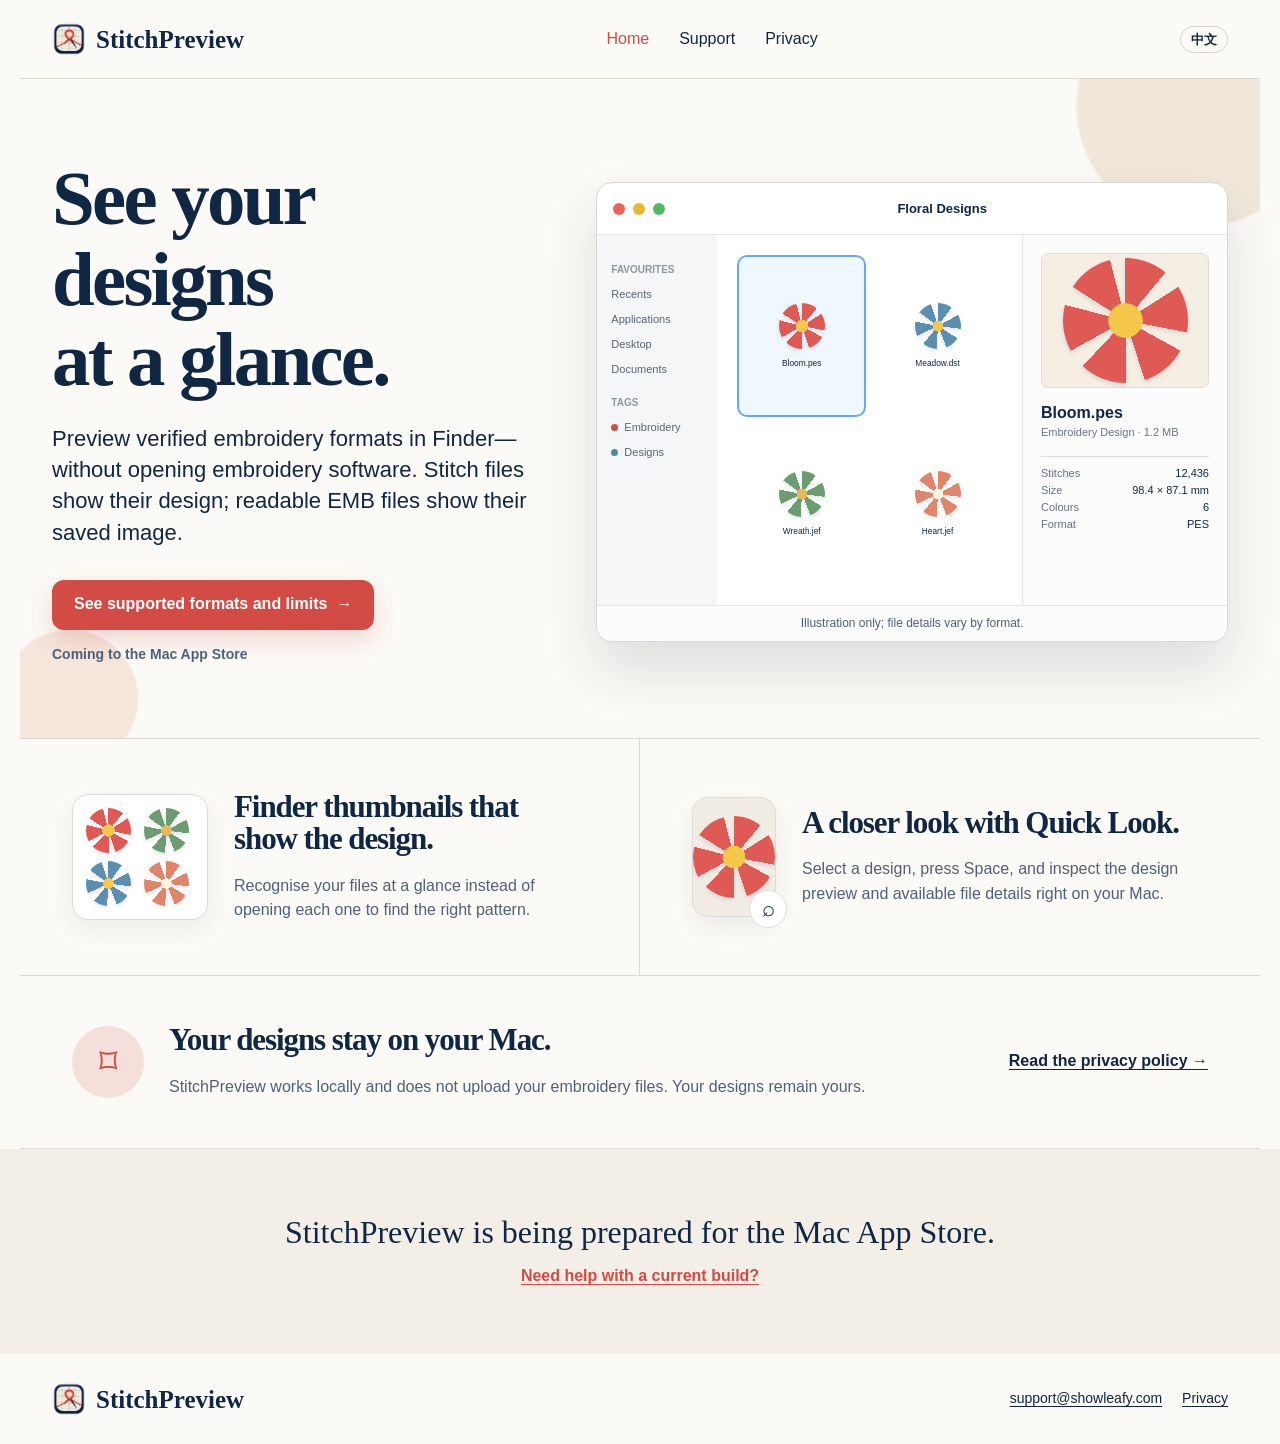
<file: web/index.html>
<!doctype html>
<html lang="en">
  <head>
    <meta charset="utf-8">
    <meta name="viewport" content="width=device-width, initial-scale=1">
    <meta name="description" content="StitchPreview previews verified embroidery formats in Finder and Quick Look on Apple Silicon Macs.">
    <title>StitchPreview — embroidery previews for Mac</title>
    <link rel="icon" href="assets/stitchpreview-app-icon.png">
    <link rel="stylesheet" href="styles.css">
    <script defer src="language-toggle.js" data-i18n="languageRuntime"></script>
  </head>
  <body>
    <header class="site-header"><a class="brand" href="./" aria-label="StitchPreview home"><img src="assets/stitchpreview-app-icon.png" alt=""><span>StitchPreview</span></a><nav aria-label="Main navigation"><a aria-current="page" href="./">Home</a><a href="support/">Support</a><a href="privacy/">Privacy</a></nav></header>
    <main>
      <section class="hero"><div class="hero-copy"><h1>See your designs<br>at a glance.</h1><p>Preview verified embroidery formats in Finder—without opening embroidery software. Stitch files show their design; readable EMB files show their saved image.</p><div class="actions"><a class="button" href="support/">See supported formats and limits <span aria-hidden="true">→</span></a><span class="availability-label">Coming to the Mac App Store</span></div></div><div class="preview-window" aria-label="Illustration of an embroidery file preview"><div class="window-top"><span></span><span></span><span></span><strong>Floral Designs</strong></div><div class="window-body"><aside><b>Favourites</b><span>Recents</span><span>Applications</span><span>Desktop</span><span>Documents</span><b>Tags</b><span class="tag coral">Embroidery</span><span class="tag teal">Designs</span></aside><div class="file-grid"><div class="file selected"><i class="flower red"></i><small>Bloom.pes</small></div><div class="file"><i class="flower blue"></i><small>Meadow.dst</small></div><div class="file"><i class="flower green"></i><small>Wreath.jef</small></div><div class="file"><i class="flower coral"></i><small>Heart.jef</small></div></div><section class="inspector"><div class="fabric"><i class="flower red large"></i></div><h2>Bloom.pes</h2><p>Embroidery Design · 1.2 MB</p><dl><div><dt>Stitches</dt><dd>12,436</dd></div><div><dt>Size</dt><dd>98.4 × 87.1 mm</dd></div><div><dt>Colours</dt><dd>6</dd></div><div><dt>Format</dt><dd>PES</dd></div></dl></section></div><p class="illustration-note">Illustration only; file details vary by format.</p></div></section>
      <section class="feature-pair" aria-label="StitchPreview features"><article><div class="mini-files"><i class="flower red"></i><i class="flower green"></i><i class="flower blue"></i><i class="flower coral"></i></div><div><h2>Finder thumbnails that show the design.</h2><p>Recognise your files at a glance instead of opening each one to find the right pattern.</p></div></article><article><div class="quicklook"><i class="flower red large"></i><span>⌕</span></div><div><h2>A closer look with Quick Look.</h2><p>Select a design, press Space, and inspect the design preview and available file details right on your Mac.</p></div></article></section>
      <section class="privacy-band"><div class="lock" aria-hidden="true">⌑</div><div><h2>Your designs stay on your Mac.</h2><p>StitchPreview works locally and does not upload your embroidery files. Your designs remain yours.</p></div><a class="text-link" href="privacy/">Read the privacy policy <span aria-hidden="true">→</span></a></section>
      <section class="availability" id="availability"><p>StitchPreview is being prepared for the Mac App Store.</p><a href="support/">Need help with a current build?</a></section>
    </main>
    <footer><a class="brand" href="./"><img src="assets/stitchpreview-app-icon.png" alt=""><span>StitchPreview</span></a><div><a href="mailto:support@showleafy.com">support@showleafy.com</a><a href="privacy/">Privacy</a></div></footer>
  </body>
</html>
</file>
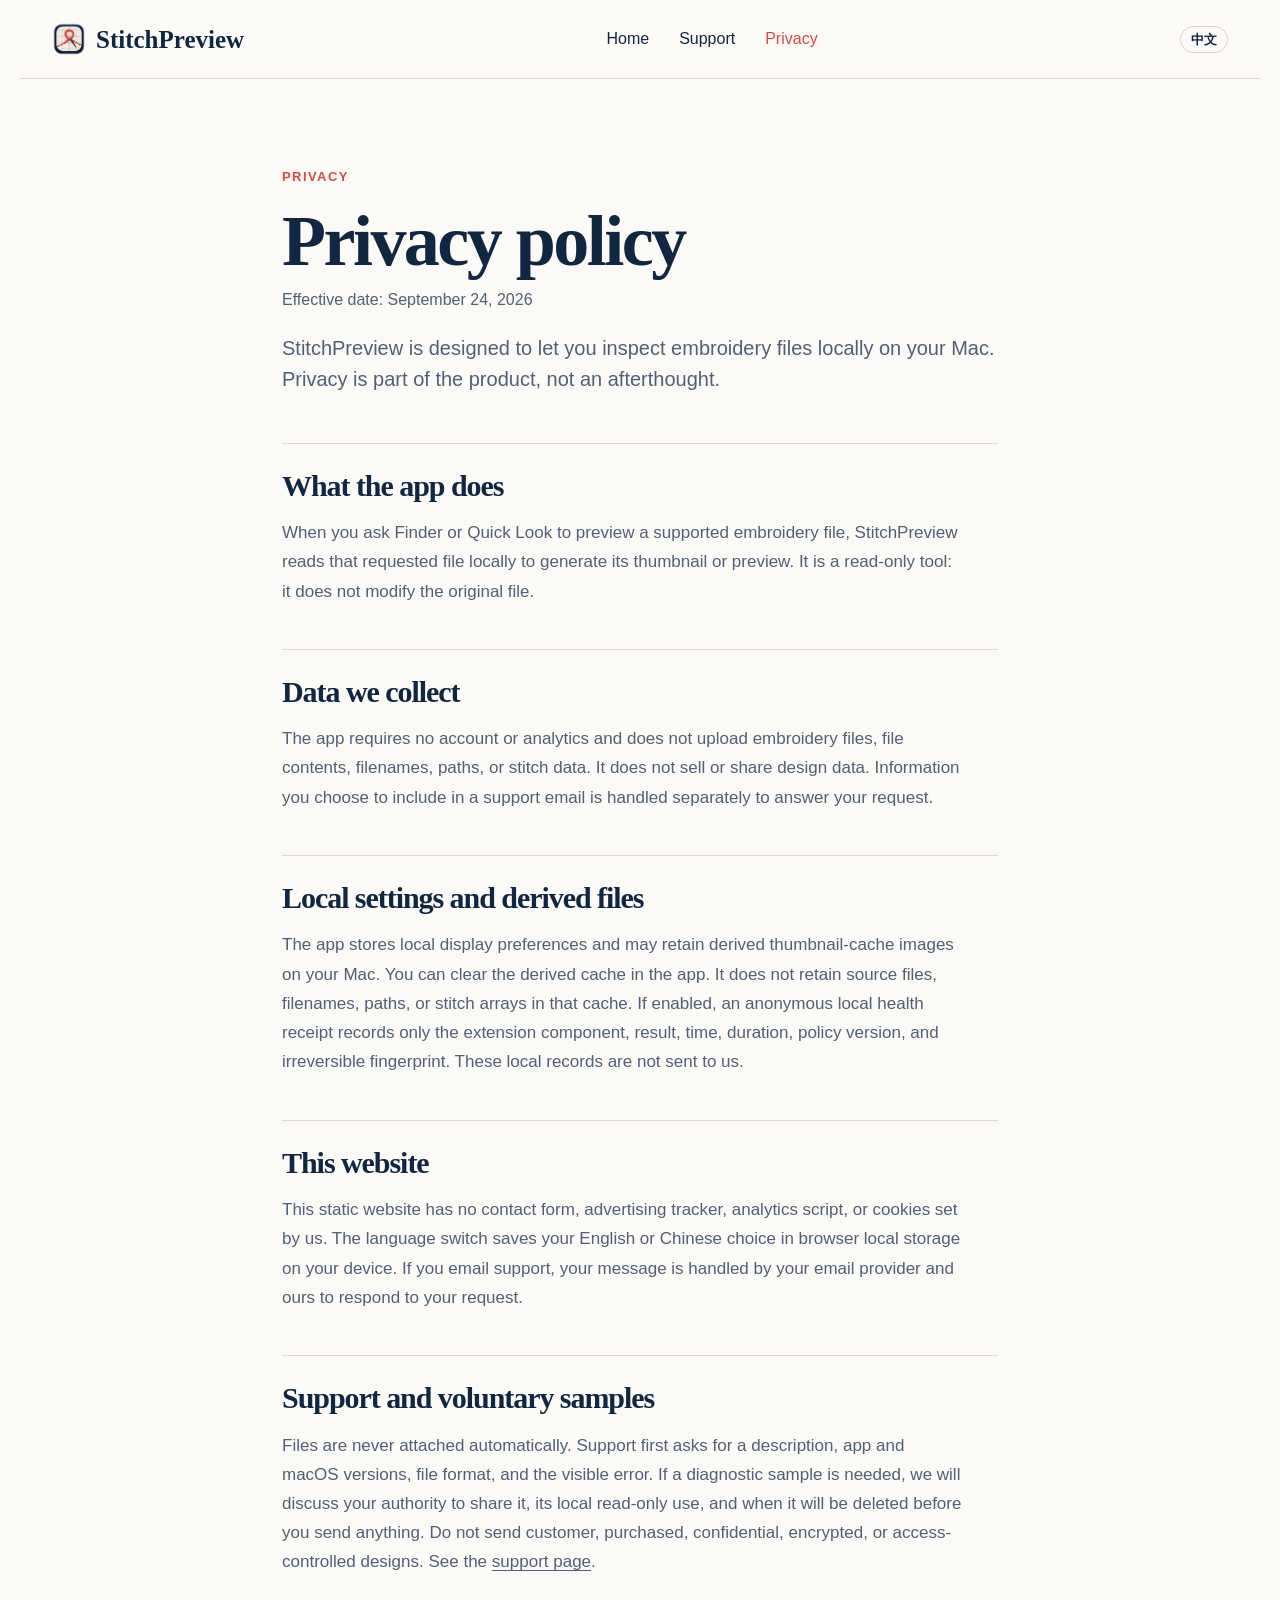
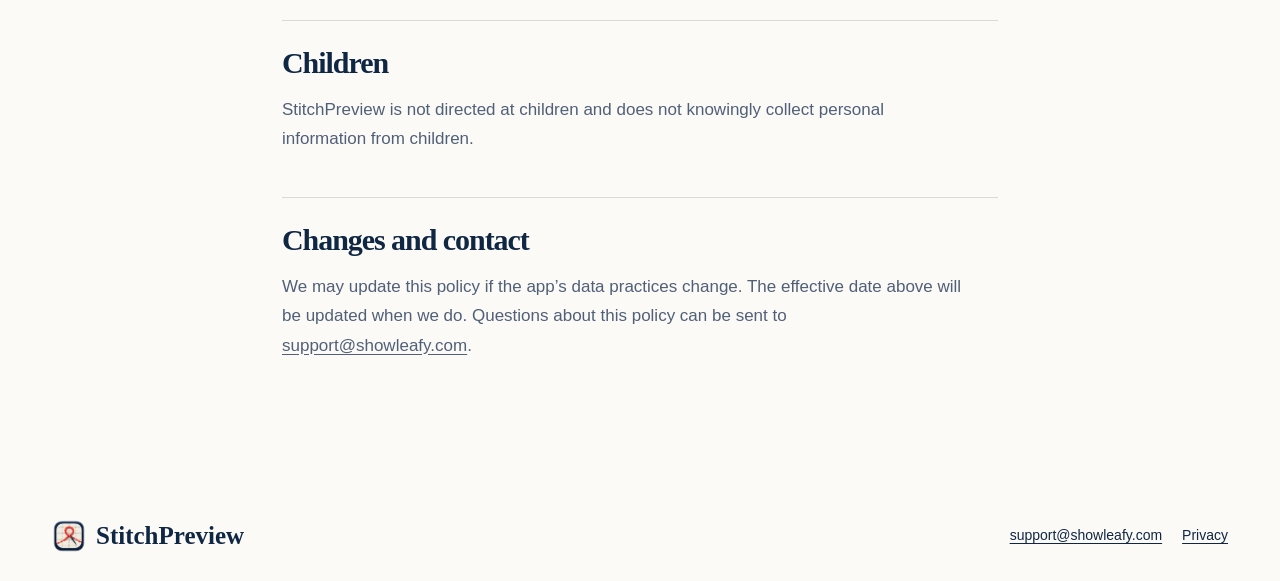
<file: web/privacy/index.html>
<!doctype html>
<html lang="en"><head><meta charset="utf-8"><meta name="viewport" content="width=device-width, initial-scale=1"><meta name="description" content="StitchPreview privacy policy."><title>Privacy — StitchPreview</title><link rel="icon" href="../assets/stitchpreview-app-icon.png"><link rel="stylesheet" href="../styles.css"><script defer src="../language-toggle.js" data-i18n="languageRuntime"></script></head><body><header class="site-header"><a class="brand" href="../" aria-label="StitchPreview home"><img src="../assets/stitchpreview-app-icon.png" alt=""><span>StitchPreview</span></a><nav aria-label="Main navigation"><a href="../">Home</a><a href="../support/">Support</a><a aria-current="page" href="./">Privacy</a></nav></header><main class="content-page legal"><p class="overline">Privacy</p><h1>Privacy policy</h1><p class="effective">Effective date: September 24, 2026</p><p class="intro">StitchPreview is designed to let you inspect embroidery files locally on your Mac. Privacy is part of the product, not an afterthought.</p><section><h2>What the app does</h2><p>When you ask Finder or Quick Look to preview a supported embroidery file, StitchPreview reads that requested file locally to generate its thumbnail or preview. It is a read-only tool: it does not modify the original file.</p></section><section><h2>Data we collect</h2><p>The app requires no account or analytics and does not upload embroidery files, file contents, filenames, paths, or stitch data. It does not sell or share design data. Information you choose to include in a support email is handled separately to answer your request.</p></section><section><h2>Local settings and derived files</h2><p>The app stores local display preferences and may retain derived thumbnail-cache images on your Mac. You can clear the derived cache in the app. It does not retain source files, filenames, paths, or stitch arrays in that cache. If enabled, an anonymous local health receipt records only the extension component, result, time, duration, policy version, and irreversible fingerprint. These local records are not sent to us.</p></section><section><h2>This website</h2><p>This static website has no contact form, advertising tracker, analytics script, or cookies set by us. The language switch saves your English or Chinese choice in browser local storage on your device. If you email support, your message is handled by your email provider and ours to respond to your request.</p></section><section><h2>Support and voluntary samples</h2><p>Files are never attached automatically. Support first asks for a description, app and macOS versions, file format, and the visible error. If a diagnostic sample is needed, we will discuss your authority to share it, its local read-only use, and when it will be deleted before you send anything. Do not send customer, purchased, confidential, encrypted, or access-controlled designs. See the <a href="../support/">support page</a>.</p></section><section><h2>Children</h2><p>StitchPreview is not directed at children and does not knowingly collect personal information from children.</p></section><section><h2>Changes and contact</h2><p>We may update this policy if the app’s data practices change. The effective date above will be updated when we do. Questions about this policy can be sent to <a href="mailto:support@showleafy.com">support@showleafy.com</a>.</p></section></main><footer><a class="brand" href="../"><img src="../assets/stitchpreview-app-icon.png" alt=""><span>StitchPreview</span></a><div><a href="mailto:support@showleafy.com">support@showleafy.com</a><a href="./">Privacy</a></div></footer></body></html>
</file>
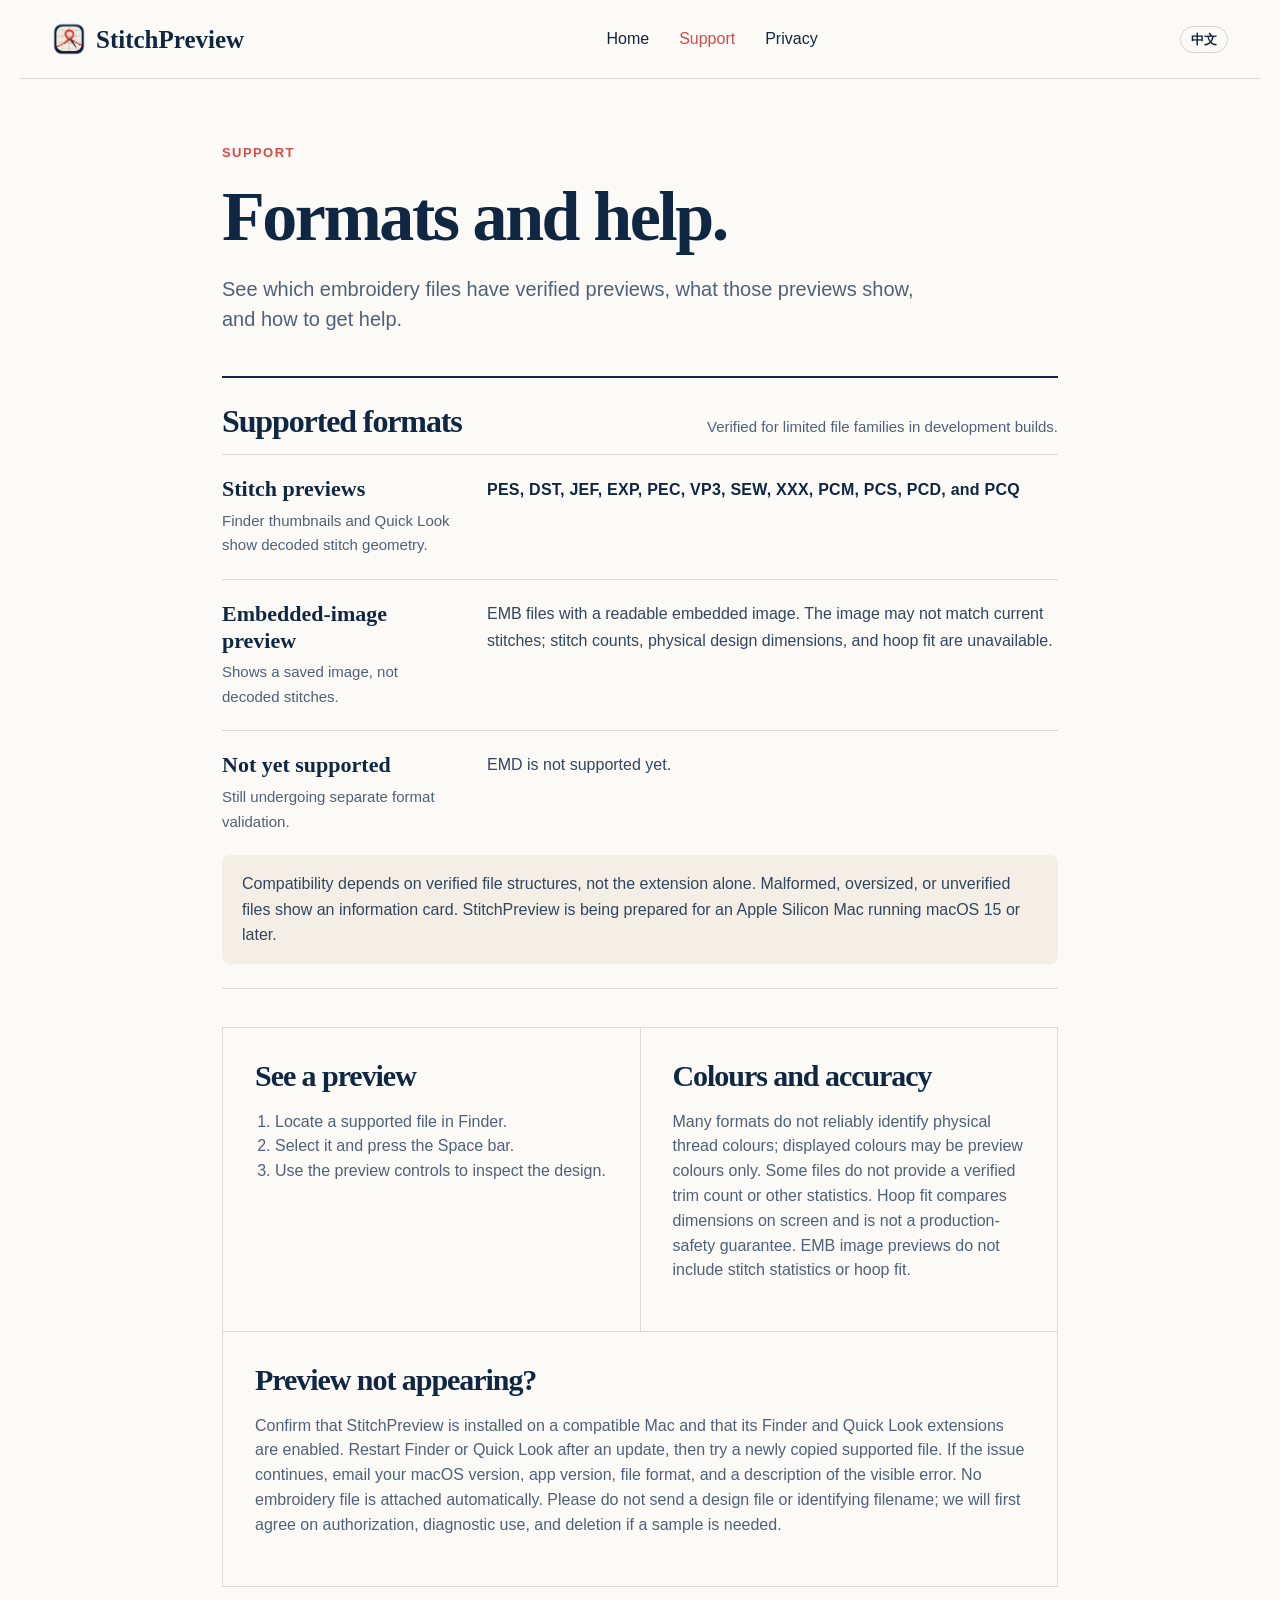
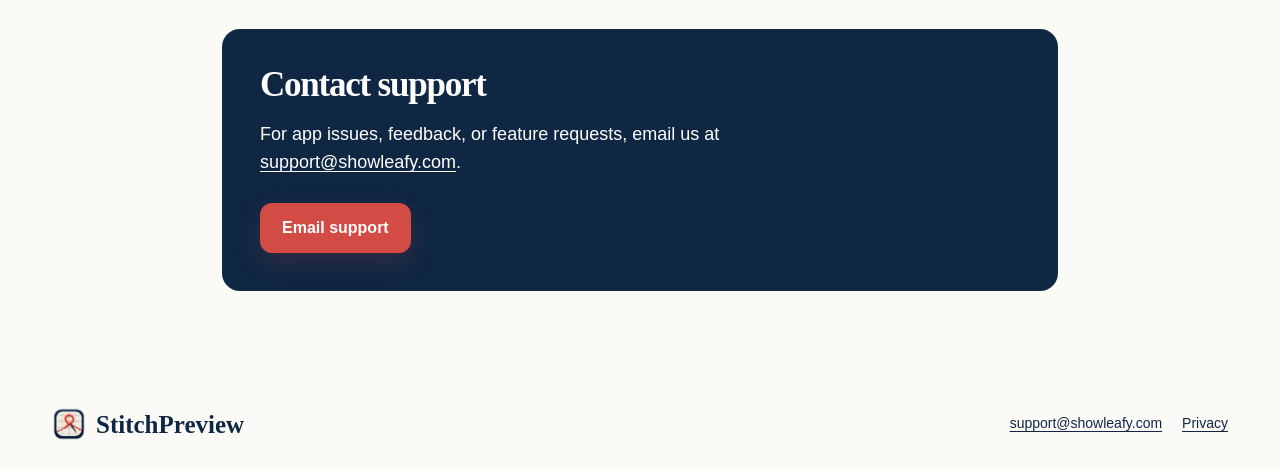
<file: web/support/index.html>
<!doctype html>
<html lang="en">
  <head>
    <meta charset="utf-8">
    <meta name="viewport" content="width=device-width, initial-scale=1">
    <meta name="description" content="Find StitchPreview format support, preview limits, and help for macOS.">
    <title>Support — StitchPreview</title>
    <link rel="icon" href="../assets/stitchpreview-app-icon.png">
    <link rel="stylesheet" href="../styles.css">
    <script defer src="../language-toggle.js" data-i18n="languageRuntime"></script>
  </head>
  <body>
    <header class="site-header">
      <a class="brand" href="../" aria-label="StitchPreview home"><img src="../assets/stitchpreview-app-icon.png" alt=""><span>StitchPreview</span></a>
      <nav aria-label="Main navigation"><a href="../">Home</a><a aria-current="page" href="./">Support</a><a href="../privacy/">Privacy</a></nav>
    </header>
    <main class="content-page support-page">
      <p class="overline">Support</p>
      <h1>Formats and help.</h1>
      <p class="intro">See which embroidery files have verified previews, what those previews show, and how to get help.</p>

      <section class="format-section" aria-labelledby="supported-formats-heading">
        <div class="section-heading"><h2 id="supported-formats-heading">Supported formats</h2><p>Verified for limited file families in development builds.</p></div>
        <div class="format-row">
          <div><h3>Stitch previews</h3><p>Finder thumbnails and Quick Look show decoded stitch geometry.</p></div>
          <p class="format-list">PES, DST, JEF, EXP, PEC, VP3, SEW, XXX, PCM, PCS, PCD, and PCQ</p>
        </div>
        <div class="format-row">
          <div><h3>Embedded-image preview</h3><p>Shows a saved image, not decoded stitches.</p></div>
          <p>EMB files with a readable embedded image. The image may not match current stitches; stitch counts, physical design dimensions, and hoop fit are unavailable.</p>
        </div>
        <div class="format-row">
          <div><h3>Not yet supported</h3><p>Still undergoing separate format validation.</p></div>
          <p>EMD is not supported yet.</p>
        </div>
        <p class="format-note">Compatibility depends on verified file structures, not the extension alone. Malformed, oversized, or unverified files show an information card. StitchPreview is being prepared for an Apple Silicon Mac running macOS 15 or later.</p>
      </section>

      <section class="support-grid" aria-label="Preview guidance">
        <article><h2>See a preview</h2><ol><li>Locate a supported file in Finder.</li><li>Select it and press the Space bar.</li><li>Use the preview controls to inspect the design.</li></ol></article>
        <article><h2>Colours and accuracy</h2><p>Many formats do not reliably identify physical thread colours; displayed colours may be preview colours only. Some files do not provide a verified trim count or other statistics. Hoop fit compares dimensions on screen and is not a production-safety guarantee. EMB image previews do not include stitch statistics or hoop fit.</p></article>
        <article><h2>Preview not appearing?</h2><p>Confirm that StitchPreview is installed on a compatible Mac and that its Finder and Quick Look extensions are enabled. Restart Finder or Quick Look after an update, then try a newly copied supported file. If the issue continues, email your macOS version, app version, file format, and a description of the visible error. No embroidery file is attached automatically. Please do not send a design file or identifying filename; we will first agree on authorization, diagnostic use, and deletion if a sample is needed.</p></article>
      </section>

      <section class="contact-callout"><h2>Contact support</h2><p>For app issues, feedback, or feature requests, email us at <a href="mailto:support@showleafy.com">support@showleafy.com</a>.</p><a class="button" href="mailto:support@showleafy.com?subject=StitchPreview%20support">Email support</a></section>
    </main>
    <footer><a class="brand" href="../"><img src="../assets/stitchpreview-app-icon.png" alt=""><span>StitchPreview</span></a><div><a href="mailto:support@showleafy.com">support@showleafy.com</a><a href="../privacy/">Privacy</a></div></footer>
  </body>
</html>
</file>
<file: web/styles.css>
:root{--paper:#fcfaf6;--paper-deep:#f4efe6;--ink:#102744;--muted:#506078;--line:#ddd9d1;--coral:#d34b45;--teal:#4f8c91;--serif:Georgia,'Times New Roman',serif;--sans:-apple-system,BlinkMacSystemFont,'Segoe UI',sans-serif}*{box-sizing:border-box}html{scroll-behavior:smooth}body{margin:0;background:var(--paper);color:var(--ink);font:16px/1.55 var(--sans)}a{color:inherit;text-underline-offset:3px}.site-header,footer{display:flex;align-items:center;justify-content:space-between;gap:24px;max-width:1240px;margin:auto;padding:22px 32px;border-bottom:1px solid var(--line)}.brand{display:flex;align-items:center;gap:10px;text-decoration:none;font:700 25px/1 var(--serif)}.brand img{width:34px;height:34px;border-radius:9px}.site-header nav{display:flex;gap:30px}.site-header nav a{text-decoration:none;color:var(--ink)}.site-header nav a[aria-current=page],.site-header nav a:hover{color:var(--coral)}.hero{max-width:1240px;margin:auto;padding:80px 32px 72px;display:grid;grid-template-columns:.9fr 1.15fr;gap:50px;align-items:center;background:radial-gradient(circle at 4% 94%,#efd2c280 0 5%,transparent 5.2%),radial-gradient(circle at 95% 4%,#e6d6c180 0 9%,transparent 9.2%)}h1,h2{font-family:var(--serif);line-height:1.05;letter-spacing:-.035em;margin:0 0 18px}.hero h1{font-size:clamp(54px,6vw,90px)}.hero-copy>p{max-width:535px;font-size:22px;line-height:1.42}.actions{display:flex;flex-direction:column;align-items:flex-start;gap:20px;margin-top:32px}.button{display:inline-flex;align-items:center;justify-content:center;min-height:50px;padding:12px 22px;border-radius:12px;background:var(--coral);color:white;text-decoration:none;font-weight:650;box-shadow:0 10px 24px #b5403930}.button.disabled{cursor:default}.text-link{font-weight:650;text-decoration-thickness:1px}.preview-window{overflow:hidden;border:1px solid #d9d6cf;border-radius:16px;background:#fff;box-shadow:0 28px 55px #10274422}.window-top{height:52px;display:flex;align-items:center;gap:8px;padding:0 16px;border-bottom:1px solid #e5e5e5}.window-top span{width:12px;height:12px;border-radius:50%;background:#ef6258}.window-top span+span{background:#e8b632}.window-top span+span+span{background:#52b965}.window-top strong{margin:auto;font-size:13px}.window-body{display:grid;grid-template-columns:120px 1fr 205px;min-height:370px}.window-body aside{display:flex;flex-direction:column;gap:8px;padding:18px 14px;background:#f5f6f7;font-size:11px;color:#586477}.window-body aside b{margin-top:9px;font-size:10px;text-transform:uppercase;color:#8d96a3}.tag:before{content:'';display:inline-block;width:7px;height:7px;border-radius:50%;margin-right:6px;background:var(--coral)}.tag.teal:before{background:var(--teal)}.file-grid{display:grid;grid-template-columns:repeat(2,1fr);gap:11px;padding:22px;background:#fff}.file{display:flex;flex-direction:column;align-items:center;justify-content:center;gap:8px;border-radius:8px;font-size:10px}.file.selected{outline:2px solid #6ba8eb;background:#eff7ff}.flower{width:46px;height:46px;display:inline-block;border-radius:50%;background:radial-gradient(circle,#f5c84c 0 19%,transparent 20%),conic-gradient(from 0deg,#df5a55 0 11%,transparent 11% 16%,#df5a55 16% 28%,transparent 28% 33%,#df5a55 33% 45%,transparent 45% 50%,#df5a55 50% 62%,transparent 62% 67%,#df5a55 67% 79%,transparent 79% 84%,#df5a55 84% 96%,transparent 96%);filter:drop-shadow(0 2px 2px #10274422)}.flower.blue{background:radial-gradient(circle,#f5c84c 0 16%,transparent 17%),conic-gradient(#5b8eb0 0 10%,transparent 10% 17%,#5b8eb0 17% 27%,transparent 27% 34%,#5b8eb0 34% 44%,transparent 44% 51%,#5b8eb0 51% 61%,transparent 61% 68%,#5b8eb0 68% 78%,transparent 78% 85%,#5b8eb0 85% 95%,transparent 95%)}.flower.green{background:radial-gradient(circle,#eab65c 0 16%,transparent 17%),conic-gradient(#6e9c72 0 10%,transparent 10% 17%,#6e9c72 17% 27%,transparent 27% 34%,#6e9c72 34% 44%,transparent 44% 51%,#6e9c72 51% 61%,transparent 61% 68%,#6e9c72 68% 78%,transparent 78% 85%,#6e9c72 85% 95%,transparent 95%)}.flower.coral{background:radial-gradient(circle,#fff3e2 0 16%,transparent 17%),conic-gradient(#de856a 0 10%,transparent 10% 17%,#de856a 17% 27%,transparent 27% 34%,#de856a 34% 44%,transparent 44% 51%,#de856a 51% 61%,transparent 61% 68%,#de856a 68% 78%,transparent 78% 85%,#de856a 85% 95%,transparent 95%)}.large{width:125px;height:125px}.inspector{padding:18px;background:#fcfcfc;border-left:1px solid #e5e5e5}.fabric{display:flex;align-items:center;justify-content:center;min-height:135px;background:#f4eee3;border:1px solid #e6dccb;border-radius:7px}.inspector h2{margin:16px 0 2px;font:700 16px var(--sans);letter-spacing:0}.inspector p{margin:0;color:#687489;font-size:11px}.inspector dl{border-top:1px solid #ddd;margin-top:14px;padding-top:8px;font-size:11px}.inspector dl div{display:flex;justify-content:space-between}.inspector dt{color:#637087}.inspector dd{margin:0}.feature-pair{display:grid;grid-template-columns:1fr 1fr;max-width:1240px;margin:auto;border-top:1px solid var(--line)}.feature-pair article{display:flex;align-items:center;gap:26px;padding:52px 52px;border-right:1px solid var(--line)}.feature-pair article:last-child{border:0}.feature-pair h2,.privacy-band h2{font-size:31px}.feature-pair p,.privacy-band p{margin:0;color:var(--muted)}.mini-files{display:grid;grid-template-columns:repeat(2,50px);gap:8px;padding:13px;border:1px solid #dedbd5;border-radius:16px;background:#fff;box-shadow:0 10px 24px #10274412}.mini-files .flower{width:45px;height:45px}.quicklook{position:relative;display:grid;place-items:center;width:120px;height:120px;background:#f2ede4;border:1px solid #dedbd5;border-radius:16px;box-shadow:0 10px 24px #10274412}.quicklook .flower{width:82px;height:82px}.quicklook span{position:absolute;right:-12px;bottom:-12px;width:38px;height:38px;display:grid;place-items:center;background:#fff;border:1px solid #ddd;border-radius:50%;font-size:22px}.privacy-band{display:grid;grid-template-columns:auto 1fr auto;align-items:center;gap:25px;max-width:1240px;margin:auto;padding:48px 52px;border-top:1px solid var(--line);border-bottom:1px solid var(--line)}.lock{display:grid;place-items:center;width:72px;height:72px;border-radius:50%;background:#f4dfda;color:var(--coral);font-size:36px}.availability{text-align:center;padding:65px 24px;background:var(--paper-deep)}.availability p{font:32px/1.15 var(--serif);margin:0 0 14px}.availability a{color:var(--coral);font-weight:650}footer{border:0;padding-block:28px}footer>div{display:flex;gap:20px;font-size:14px}.content-page{max-width:900px;margin:auto;padding:88px 32px}.overline{color:var(--coral);font-size:13px;font-weight:750;letter-spacing:.11em;text-transform:uppercase;margin:0 0 17px}.content-page h1{font-size:clamp(54px,7vw,82px);max-width:780px}.intro{max-width:720px;font-size:22px;color:var(--muted)}.contact-callout{margin:54px 0 48px;padding:38px;background:var(--ink);color:#fff;border-radius:18px}.contact-callout h2{font-size:35px}.contact-callout p{font-size:18px;max-width:650px}.contact-callout .button{margin-top:8px;background:var(--coral)}.support-grid{display:grid;grid-template-columns:1fr 1fr;gap:0;border-top:1px solid var(--line);border-left:1px solid var(--line)}.support-grid article{padding:32px;border-right:1px solid var(--line);border-bottom:1px solid var(--line)}.support-grid h2,.legal h2{font-size:30px}.support-grid p,.support-grid ol,.legal section p{color:var(--muted)}.support-grid ol{padding-left:20px}.effective{color:var(--muted);margin-top:-10px}.legal section{padding:28px 0;border-top:1px solid var(--line)}.legal section:first-of-type{margin-top:48px}.legal h2{margin-bottom:10px}@media(max-width:840px){.site-header,footer{padding:18px 20px}.hero{grid-template-columns:1fr;padding:55px 20px}.preview-window{max-width:600px}.feature-pair{grid-template-columns:1fr}.feature-pair article{border-right:0;border-bottom:1px solid var(--line);padding:38px 26px}.privacy-band{grid-template-columns:auto 1fr;padding:38px 26px}.privacy-band .text-link{grid-column:2}.support-grid{grid-template-columns:1fr}.content-page{padding:60px 22px}.window-body{grid-template-columns:90px 1fr}.inspector{display:none}}@media(max-width:520px){.site-header nav{gap:14px;font-size:14px}.brand{font-size:21px}.hero h1{font-size:52px}.window-body aside{display:none}.window-body{grid-template-columns:1fr}.file-grid{grid-template-columns:repeat(4,1fr);padding:16px}.file .flower{width:36px;height:36px}.feature-pair article{flex-direction:column;align-items:flex-start}.privacy-band{grid-template-columns:auto 1fr}.privacy-band h2{font-size:28px}footer{align-items:flex-start;flex-direction:column}footer>div{flex-direction:column;gap:5px}.support-grid article{padding:26px}.content-page h1{font-size:52px}}

.illustration-note{margin:0;padding:8px 14px;border-top:1px solid #e5e5e5;background:#fcfcfc;color:var(--muted);font-size:12px;text-align:center}
.support-grid .formats-card,.support-grid article:last-child{grid-column:1/-1}.support-grid .formats-card p{max-width:760px;margin:0 0 12px}.support-grid .formats-card p:last-child{margin-bottom:0}

/* Reading and responsive refinements */
:root{--ink-soft:#33455d}
.site-header{position:relative;z-index:1}
.site-header nav a:focus-visible,.text-link:focus-visible,.button:focus-visible,.brand:focus-visible{outline:2px solid var(--coral);outline-offset:5px;border-radius:4px}
.content-page a:visited,footer a:visited{color:#7d4a60}
.contact-callout a:visited{color:#fff}
.hero .actions{gap:14px}
.hero .actions .button{gap:9px}
.availability-label{color:var(--muted);font-size:14px;font-weight:600}
.support-page{padding-top:64px}
.support-page h1{font-size:clamp(48px,6vw,70px);max-width:850px}
.support-page .intro{font-size:20px;line-height:1.5;margin-bottom:42px}
.format-section{border-top:2px solid var(--ink);border-bottom:1px solid var(--line)}
.section-heading{display:flex;align-items:baseline;justify-content:space-between;gap:20px;padding:27px 0 16px}
.section-heading h2{font-size:32px;margin:0}
.section-heading p{margin:0;color:var(--muted);font-size:15px}
.format-row{display:grid;grid-template-columns:minmax(185px,235px) 1fr;gap:30px;padding:21px 0;border-top:1px solid var(--line)}
.format-row h3{font:700 22px/1.2 var(--serif);margin:0 0 6px}
.format-row p{margin:0;color:var(--ink-soft);line-height:1.65}
.format-row>div p{color:var(--muted);font-size:15px}
.format-row .format-list{font-weight:700;letter-spacing:.015em;color:var(--ink);line-height:1.7}
.format-note{margin:0 0 24px;padding:16px 20px;border-radius:8px;background:var(--paper-deep);color:var(--ink-soft);line-height:1.6}
.support-page .support-grid{margin-top:38px}
.support-page .contact-callout{margin:42px 0 0}
.legal{max-width:780px}
.legal h1{font-size:clamp(48px,6vw,72px)}
.legal .intro{font-size:20px;line-height:1.55}
.legal section p{font-size:17px;line-height:1.72;max-width:72ch}
.legal section{padding:26px 0}
@media(max-width:620px){
  .site-header{display:grid;grid-template-columns:minmax(0,1fr) auto;gap:14px 12px;padding:17px 20px 14px}
  .site-header .brand{min-width:0}
  .site-header nav{grid-column:1/-1;grid-row:2;display:flex;justify-content:space-between;gap:16px;width:100%;font-size:14px}
  .site-header .language-toggle{grid-column:2;grid-row:1;align-self:center}
  .hero{padding-top:42px}
  .hero h1{font-size:clamp(45px,12vw,56px)}
  .hero-copy>p{font-size:19px;line-height:1.48}
  .support-page,.legal{padding-top:45px}
  .support-page h1,.legal h1{font-size:clamp(44px,11vw,54px)}
  .support-page .intro,.legal .intro{font-size:18px;line-height:1.5}
  .section-heading{display:block}
  .section-heading p{margin-top:8px}
  .format-row{grid-template-columns:1fr;gap:11px;padding:20px 0}
  .format-row h3{font-size:22px}
  .format-note{padding:15px 16px}
  .legal section p{font-size:16px}
}
</file>
